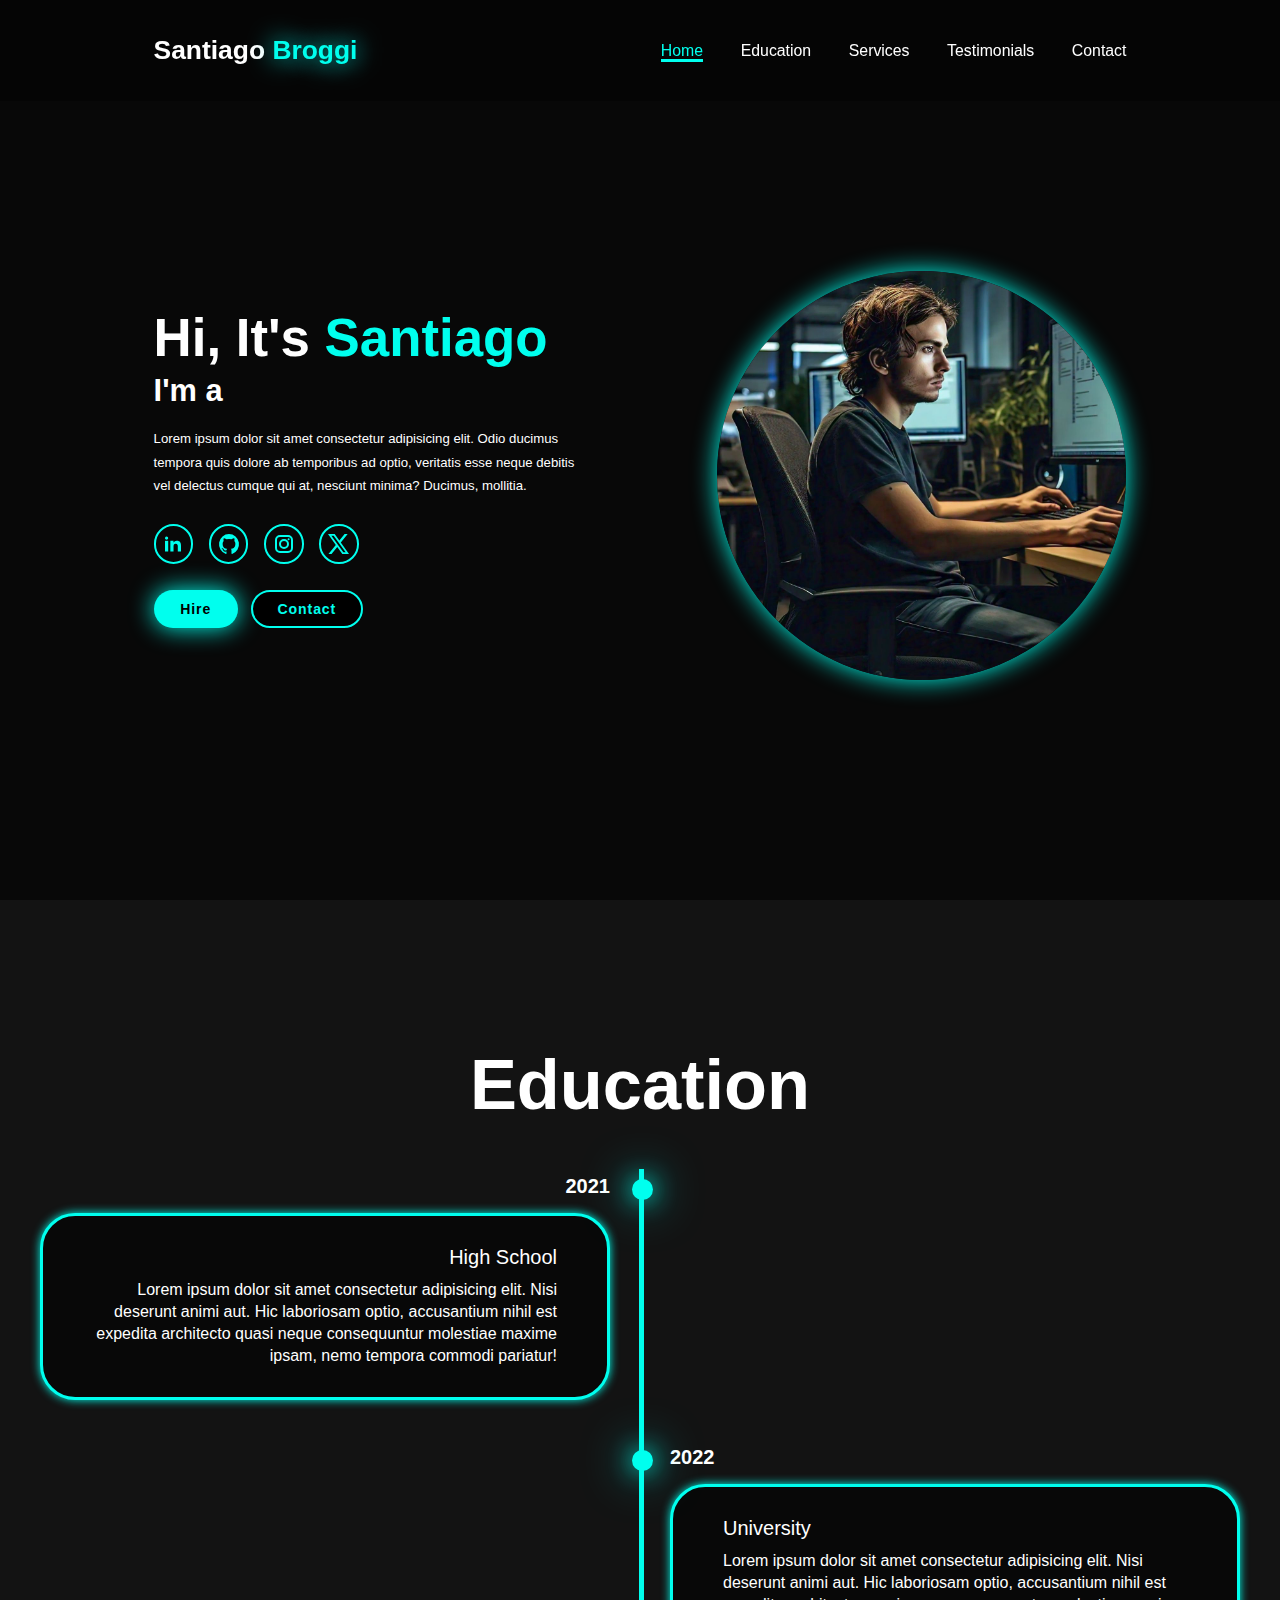
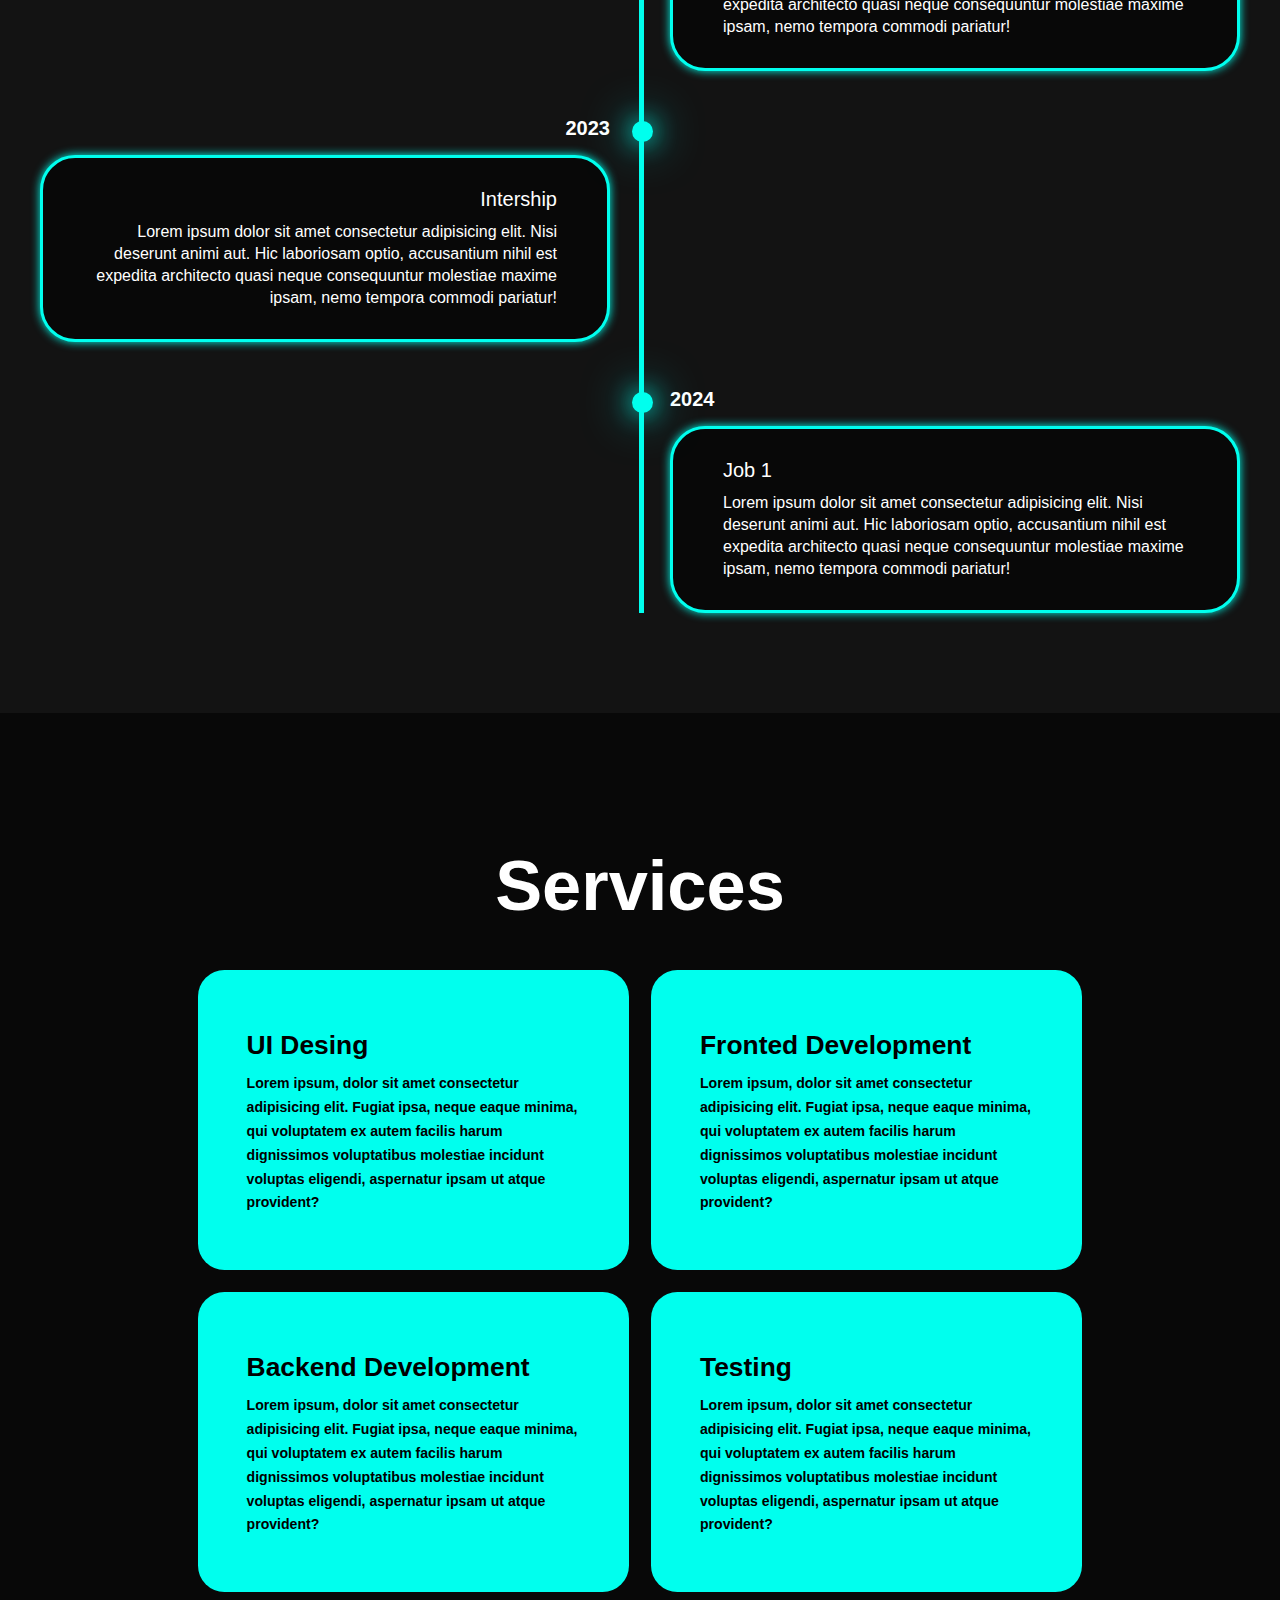
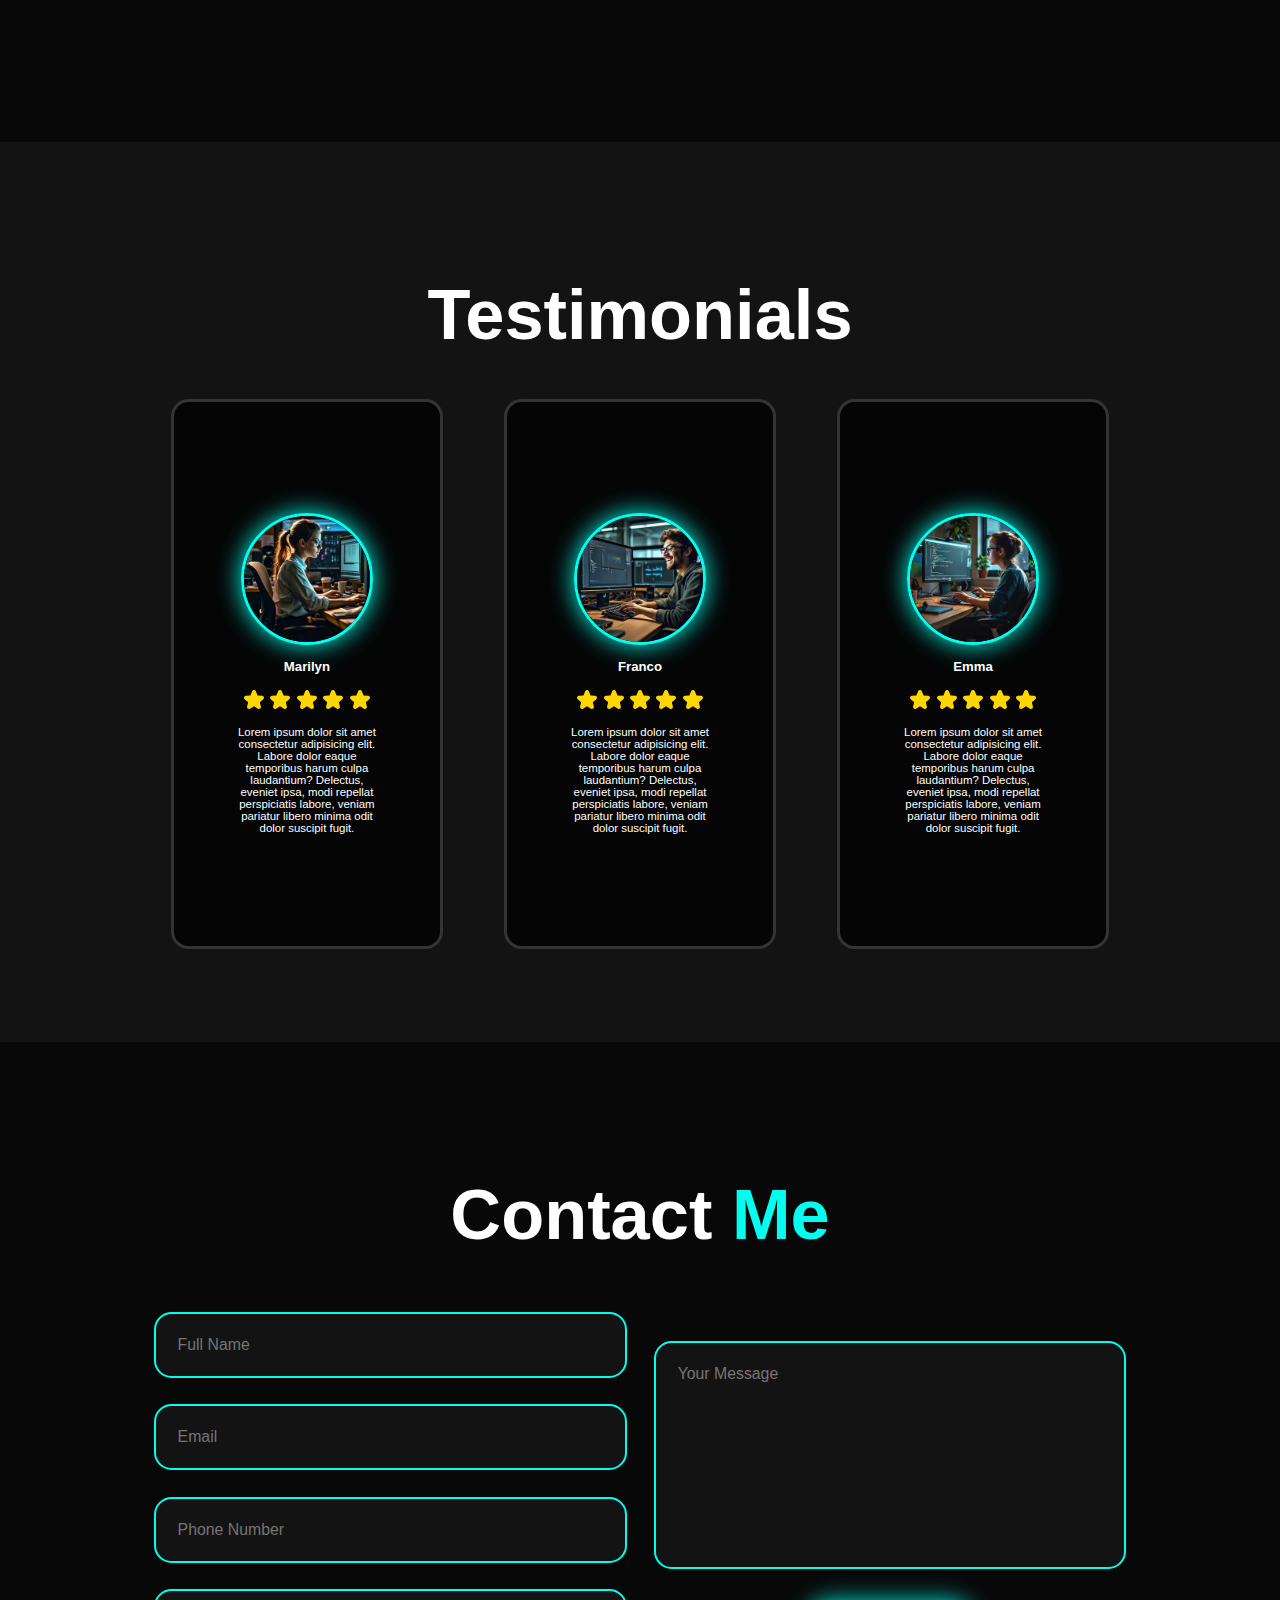
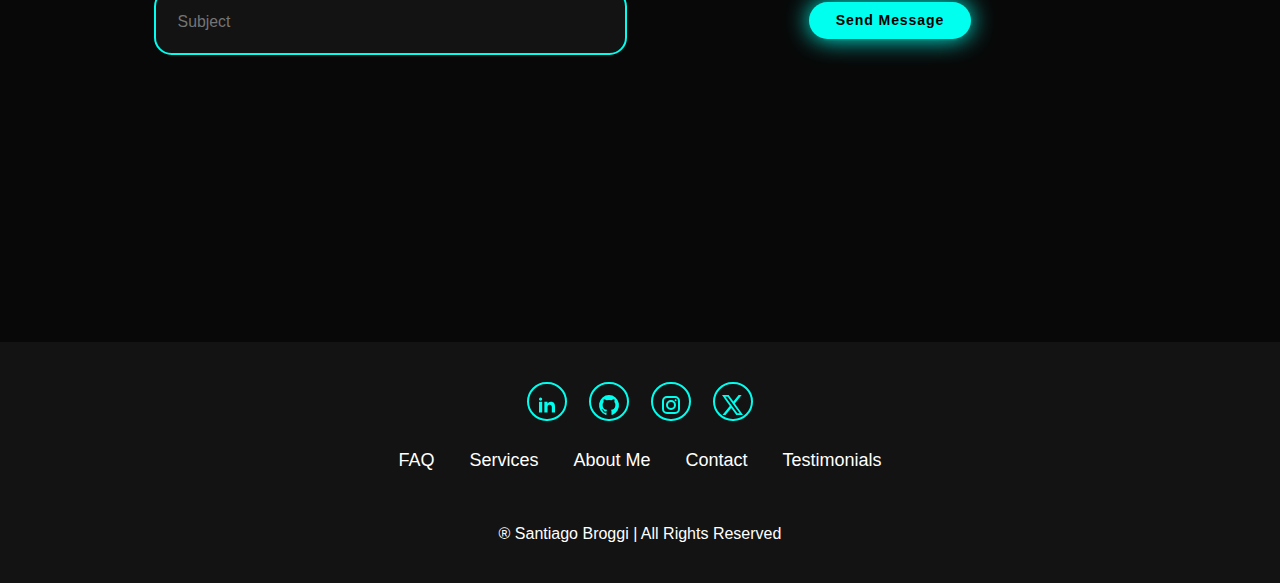
<file: Complete Responsive Personal Portfolio Website/Complete Responsive Personal Portfolio Website/index.html>
<!DOCTYPE html>
<html lang="en">
<head>
    <meta charset="UTF-8">
    <meta name="viewport" content="width=device-width, initial-scale=1.0">
    <title>Portfolio</title>
    <link rel="stylesheet" href="style.css">
    <link href='https://unpkg.com/boxicons@2.1.4/css/boxicons.min.css' rel='stylesheet'>
</head>
<body>

    <!-- Header ------------------------------------------------------------------------- -->
    <header class="header">
        <a href="#home" class="logo">Santiago <span>Broggi</span></a>

        <i id="menu-icon" class="bx bx-menu"></i> 

        <nav class="navbar">
            <a href="#home" class="active">Home</a>
            <a href="#education">Education</a>
            <a href="#services">Services</a>
            <a href="#testimonials">Testimonials</a>
            <a href="#contact">Contact</a>
        </nav>
    </header>

    <!-- Sección Inicio ------------------------------------------------------------------------- -->
    <section class="home" id="home">
        <div class="home-content">
            <h1>Hi, It's <span>Santiago</span></h1>
            <h3 class="text-animation">I'm a <span> </span></h3>
            <p>Lorem ipsum dolor sit amet consectetur adipisicing elit. Odio ducimus tempora quis dolore ab temporibus ad optio, veritatis esse neque debitis vel delectus cumque qui at, nesciunt minima? Ducimus, mollitia.</p>
        
            <div class="social-icons">
                <a href="#"> <!-- Linkedin -->
                    <svg class="w-6 h-6 text-gray-800 dark:text-white" aria-hidden="true" xmlns="http://www.w3.org/2000/svg" width="24" height="24" fill="currentColor" viewBox="0 0 24 24">
                        <path fill-rule="evenodd" d="M12.51 8.796v1.697a3.738 3.738 0 0 1 3.288-1.684c3.455 0 4.202 2.16 4.202 4.97V19.5h-3.2v-5.072c0-1.21-.244-2.766-2.128-2.766-1.827 0-2.139 1.317-2.139 2.676V19.5h-3.19V8.796h3.168ZM7.2 6.106a1.61 1.61 0 0 1-.988 1.483 1.595 1.595 0 0 1-1.743-.348A1.607 1.607 0 0 1 5.6 4.5a1.601 1.601 0 0 1 1.6 1.606Z" clip-rule="evenodd"/>
                        <path d="M7.2 8.809H4V19.5h3.2V8.809Z"/>
                    </svg>  
                </a>
                <a href="#"> <!-- Github -->
                    <svg class="w-6 h-6 text-gray-800 dark:text-white" aria-hidden="true" xmlns="http://www.w3.org/2000/svg" width="24" height="24" fill="currentColor" viewBox="0 0 24 24">
                        <path fill-rule="evenodd" d="M12.006 2a9.847 9.847 0 0 0-6.484 2.44 10.32 10.32 0 0 0-3.393 6.17 10.48 10.48 0 0 0 1.317 6.955 10.045 10.045 0 0 0 5.4 4.418c.504.095.683-.223.683-.494 0-.245-.01-1.052-.014-1.908-2.78.62-3.366-1.21-3.366-1.21a2.711 2.711 0 0 0-1.11-1.5c-.907-.637.07-.621.07-.621.317.044.62.163.885.346.266.183.487.426.647.71.135.253.318.476.538.655a2.079 2.079 0 0 0 2.37.196c.045-.52.27-1.006.635-1.37-2.219-.259-4.554-1.138-4.554-5.07a4.022 4.022 0 0 1 1.031-2.75 3.77 3.77 0 0 1 .096-2.713s.839-.275 2.749 1.05a9.26 9.26 0 0 1 5.004 0c1.906-1.325 2.74-1.05 2.74-1.05.37.858.406 1.828.101 2.713a4.017 4.017 0 0 1 1.029 2.75c0 3.939-2.339 4.805-4.564 5.058a2.471 2.471 0 0 1 .679 1.897c0 1.372-.012 2.477-.012 2.814 0 .272.18.592.687.492a10.05 10.05 0 0 0 5.388-4.421 10.473 10.473 0 0 0 1.313-6.948 10.32 10.32 0 0 0-3.39-6.165A9.847 9.847 0 0 0 12.007 2Z" clip-rule="evenodd"/>
                    </svg>  
                </a>
                <a href="#"> <!-- Instagram -->
                    <svg class="w-6 h-6 text-gray-800 dark:text-white" aria-hidden="true" xmlns="http://www.w3.org/2000/svg" width="24" height="24" fill="none" viewBox="0 0 24 24">
                        <path fill="currentColor" fill-rule="evenodd" d="M3 8a5 5 0 0 1 5-5h8a5 5 0 0 1 5 5v8a5 5 0 0 1-5 5H8a5 5 0 0 1-5-5V8Zm5-3a3 3 0 0 0-3 3v8a3 3 0 0 0 3 3h8a3 3 0 0 0 3-3V8a3 3 0 0 0-3-3H8Zm7.597 2.214a1 1 0 0 1 1-1h.01a1 1 0 1 1 0 2h-.01a1 1 0 0 1-1-1ZM12 9a3 3 0 1 0 0 6 3 3 0 0 0 0-6Zm-5 3a5 5 0 1 1 10 0 5 5 0 0 1-10 0Z" clip-rule="evenodd"/>
                    </svg>
                </a>
                <a href="#"> <!-- X -->
                    <svg class="w-6 h-6 text-gray-800 dark:text-white" aria-hidden="true" xmlns="http://www.w3.org/2000/svg" width="24" height="24" fill="currentColor" viewBox="0 0 24 24">
                        <path d="M13.795 10.533 20.68 2h-3.073l-5.255 6.517L7.69 2H1l7.806 10.91L1.47 22h3.074l5.705-7.07L15.31 22H22l-8.205-11.467Zm-2.38 2.95L9.97 11.464 4.36 3.627h2.31l4.528 6.317 1.443 2.02 6.018 8.409h-2.31l-4.934-6.89Z"/>
                    </svg>  
                </a>                                
            </div>

            <div class="btn-group">
                <a href="" class="btn">Hire</a>
                <a href="#contact" class="btn">Contact</a>
            </div>
        </div>
            <div class="home-img">
                <img src="image/chico programador.jpg" alt="">
            </div>
    </section>

    <!-- Sección Educación ------------------------------------------------------------------------- -->
    <section class="education" id="education">
        <h2 class="heading">Education</h2>
        <div class="timeline-items">
            <!-- High School -------------------------------------------- -->
            <div class="timeline-item">
                <div class="timeline-dot"></div>
                <div class="timeline-date">2021</div>
                <div class="timeline-content">
                    <h3>High School</h3>
                    <p>Lorem ipsum dolor sit amet consectetur adipisicing elit. Nisi deserunt animi aut. Hic laboriosam optio, accusantium nihil est expedita architecto quasi neque consequuntur molestiae maxime ipsam, nemo tempora commodi pariatur!</p>
                </div>
            </div>
            <!-- University -------------------------------------------- -->
            <div class="timeline-item">
                <div class="timeline-dot"></div>
                <div class="timeline-date">2022</div>
                <div class="timeline-content">
                    <h3>University</h3>
                    <p>Lorem ipsum dolor sit amet consectetur adipisicing elit. Nisi deserunt animi aut. Hic laboriosam optio, accusantium nihil est expedita architecto quasi neque consequuntur molestiae maxime ipsam, nemo tempora commodi pariatur!</p>
                </div> 
            </div>
            <!-- Intership -------------------------------------------- -->
            <div class="timeline-item">
                <div class="timeline-dot"></div>
                <div class="timeline-date">2023</div>
                <div class="timeline-content">
                    <h3>Intership</h3>
                    <p>Lorem ipsum dolor sit amet consectetur adipisicing elit. Nisi deserunt animi aut. Hic laboriosam optio, accusantium nihil est expedita architecto quasi neque consequuntur molestiae maxime ipsam, nemo tempora commodi pariatur!</p>
                </div>   
            </div>
            <!-- Job 1 -------------------------------------------- -->
            <div class="timeline-item">
                <div class="timeline-dot"></div>
                <div class="timeline-date">2024</div>
                <div class="timeline-content">
                    <h3>Job 1</h3>
                    <p>Lorem ipsum dolor sit amet consectetur adipisicing elit. Nisi deserunt animi aut. Hic laboriosam optio, accusantium nihil est expedita architecto quasi neque consequuntur molestiae maxime ipsam, nemo tempora commodi pariatur!</p>
                </div>   
            </div>

        </div>
    </section>

    <!-- Sección Servicios ------------------------------------------------------------------------- -->
    <section class="services" id="services">
        <h2 class="heading">Services</h2>

        <div class="services-container">
            <!-- Diseño UI ----------------------------------------------- -->
            <div class="service-box">
                <div class="service-info">
                    <h4>UI Desing</h4>
                    <p>Lorem ipsum, dolor sit amet consectetur adipisicing elit. Fugiat ipsa, neque eaque minima, qui voluptatem ex autem facilis harum dignissimos voluptatibus molestiae incidunt voluptas eligendi, aspernatur ipsam ut atque provident?</p>
                </div>
            </div>
            <!-- Fronted Development ----------------------------------------------- -->
            <div class="service-box">
                <div class="service-info">
                    <h4>Fronted Development</h4>
                    <p>Lorem ipsum, dolor sit amet consectetur adipisicing elit. Fugiat ipsa, neque eaque minima, qui voluptatem ex autem facilis harum dignissimos voluptatibus molestiae incidunt voluptas eligendi, aspernatur ipsam ut atque provident?</p>
                </div>
            </div>
            <!-- Backend Development ----------------------------------------------- -->
            <div class="service-box">
                <div class="service-info">
                    <h4>Backend Development</h4>
                    <p>Lorem ipsum, dolor sit amet consectetur adipisicing elit. Fugiat ipsa, neque eaque minima, qui voluptatem ex autem facilis harum dignissimos voluptatibus molestiae incidunt voluptas eligendi, aspernatur ipsam ut atque provident?</p>
                </div>
            </div>
            <!-- Testing ----------------------------------------------------------- -->
            <div class="service-box">
                <div class="service-info">
                    <h4>Testing</h4>
                    <p>Lorem ipsum, dolor sit amet consectetur adipisicing elit. Fugiat ipsa, neque eaque minima, qui voluptatem ex autem facilis harum dignissimos voluptatibus molestiae incidunt voluptas eligendi, aspernatur ipsam ut atque provident?</p>
                </div>
            </div>
        </div>
    </section>

    <!-- Sección Testimonios ------------------------------------------------------------------------- -->
     <section class="testimonials" id="testimonials">
        <div class="testimonials-box">
            <h2 class="heading">Testimonials</h2>

            <div class="wrapper">
                <!-- Testimonio 1 ********************************************** -->
                <div class="testimonial-item">
                    <img src="image/chica programadora.jpg" alt="">
                    <h2>Marilyn</h2>
                    <div class="rating">
                        <svg class="star" aria-hidden="true" xmlns="http://www.w3.org/2000/svg" width="24" height="24" fill="currentColor" viewBox="0 0 24 24">
                            <path d="M13.849 4.22c-.684-1.626-3.014-1.626-3.698 0L8.397 8.387l-4.552.361c-1.775.14-2.495 2.331-1.142 3.477l3.468 2.937-1.06 4.392c-.413 1.713 1.472 3.067 2.992 2.149L12 19.35l3.897 2.354c1.52.918 3.405-.436 2.992-2.15l-1.06-4.39 3.468-2.938c1.353-1.146.633-3.336-1.142-3.477l-4.552-.36-1.754-4.17Z"/>
                        </svg>
                        <svg class="star" aria-hidden="true" xmlns="http://www.w3.org/2000/svg" width="24" height="24" fill="currentColor" viewBox="0 0 24 24">
                            <path d="M13.849 4.22c-.684-1.626-3.014-1.626-3.698 0L8.397 8.387l-4.552.361c-1.775.14-2.495 2.331-1.142 3.477l3.468 2.937-1.06 4.392c-.413 1.713 1.472 3.067 2.992 2.149L12 19.35l3.897 2.354c1.52.918 3.405-.436 2.992-2.15l-1.06-4.39 3.468-2.938c1.353-1.146.633-3.336-1.142-3.477l-4.552-.36-1.754-4.17Z"/>
                        </svg>
                        <svg class="star" aria-hidden="true" xmlns="http://www.w3.org/2000/svg" width="24" height="24" fill="currentColor" viewBox="0 0 24 24">
                            <path d="M13.849 4.22c-.684-1.626-3.014-1.626-3.698 0L8.397 8.387l-4.552.361c-1.775.14-2.495 2.331-1.142 3.477l3.468 2.937-1.06 4.392c-.413 1.713 1.472 3.067 2.992 2.149L12 19.35l3.897 2.354c1.52.918 3.405-.436 2.992-2.15l-1.06-4.39 3.468-2.938c1.353-1.146.633-3.336-1.142-3.477l-4.552-.36-1.754-4.17Z"/>
                        </svg>
                        <svg class="star" aria-hidden="true" xmlns="http://www.w3.org/2000/svg" width="24" height="24" fill="currentColor" viewBox="0 0 24 24">
                            <path d="M13.849 4.22c-.684-1.626-3.014-1.626-3.698 0L8.397 8.387l-4.552.361c-1.775.14-2.495 2.331-1.142 3.477l3.468 2.937-1.06 4.392c-.413 1.713 1.472 3.067 2.992 2.149L12 19.35l3.897 2.354c1.52.918 3.405-.436 2.992-2.15l-1.06-4.39 3.468-2.938c1.353-1.146.633-3.336-1.142-3.477l-4.552-.36-1.754-4.17Z"/>
                        </svg>
                        <svg class="star" aria-hidden="true" xmlns="http://www.w3.org/2000/svg" width="24" height="24" fill="currentColor" viewBox="0 0 24 24">
                            <path d="M13.849 4.22c-.684-1.626-3.014-1.626-3.698 0L8.397 8.387l-4.552.361c-1.775.14-2.495 2.331-1.142 3.477l3.468 2.937-1.06 4.392c-.413 1.713 1.472 3.067 2.992 2.149L12 19.35l3.897 2.354c1.52.918 3.405-.436 2.992-2.15l-1.06-4.39 3.468-2.938c1.353-1.146.633-3.336-1.142-3.477l-4.552-.36-1.754-4.17Z"/>
                        </svg>
                    </div>
                    <p>Lorem ipsum dolor sit amet consectetur adipisicing elit. Labore dolor eaque temporibus harum culpa laudantium? Delectus, eveniet ipsa, modi repellat perspiciatis labore, veniam pariatur libero minima odit dolor suscipit fugit.</p>
                </div>
                <!-- Testimonio 2 ********************************************** -->
                <div class="testimonial-item">
                    <img src="image/chico programador 2.jpg" alt="">
                    <h2>Franco</h2>
                    <div class="rating">
                        <svg class="star" aria-hidden="true" xmlns="http://www.w3.org/2000/svg" width="24" height="24" fill="currentColor" viewBox="0 0 24 24">
                            <path d="M13.849 4.22c-.684-1.626-3.014-1.626-3.698 0L8.397 8.387l-4.552.361c-1.775.14-2.495 2.331-1.142 3.477l3.468 2.937-1.06 4.392c-.413 1.713 1.472 3.067 2.992 2.149L12 19.35l3.897 2.354c1.52.918 3.405-.436 2.992-2.15l-1.06-4.39 3.468-2.938c1.353-1.146.633-3.336-1.142-3.477l-4.552-.36-1.754-4.17Z"/>
                        </svg>
                        <svg class="star" aria-hidden="true" xmlns="http://www.w3.org/2000/svg" width="24" height="24" fill="currentColor" viewBox="0 0 24 24">
                            <path d="M13.849 4.22c-.684-1.626-3.014-1.626-3.698 0L8.397 8.387l-4.552.361c-1.775.14-2.495 2.331-1.142 3.477l3.468 2.937-1.06 4.392c-.413 1.713 1.472 3.067 2.992 2.149L12 19.35l3.897 2.354c1.52.918 3.405-.436 2.992-2.15l-1.06-4.39 3.468-2.938c1.353-1.146.633-3.336-1.142-3.477l-4.552-.36-1.754-4.17Z"/>
                        </svg>
                        <svg class="star" aria-hidden="true" xmlns="http://www.w3.org/2000/svg" width="24" height="24" fill="currentColor" viewBox="0 0 24 24">
                            <path d="M13.849 4.22c-.684-1.626-3.014-1.626-3.698 0L8.397 8.387l-4.552.361c-1.775.14-2.495 2.331-1.142 3.477l3.468 2.937-1.06 4.392c-.413 1.713 1.472 3.067 2.992 2.149L12 19.35l3.897 2.354c1.52.918 3.405-.436 2.992-2.15l-1.06-4.39 3.468-2.938c1.353-1.146.633-3.336-1.142-3.477l-4.552-.36-1.754-4.17Z"/>
                        </svg>
                        <svg class="star" aria-hidden="true" xmlns="http://www.w3.org/2000/svg" width="24" height="24" fill="currentColor" viewBox="0 0 24 24">
                            <path d="M13.849 4.22c-.684-1.626-3.014-1.626-3.698 0L8.397 8.387l-4.552.361c-1.775.14-2.495 2.331-1.142 3.477l3.468 2.937-1.06 4.392c-.413 1.713 1.472 3.067 2.992 2.149L12 19.35l3.897 2.354c1.52.918 3.405-.436 2.992-2.15l-1.06-4.39 3.468-2.938c1.353-1.146.633-3.336-1.142-3.477l-4.552-.36-1.754-4.17Z"/>
                        </svg>
                        <svg class="star" aria-hidden="true" xmlns="http://www.w3.org/2000/svg" width="24" height="24" fill="currentColor" viewBox="0 0 24 24">
                            <path d="M13.849 4.22c-.684-1.626-3.014-1.626-3.698 0L8.397 8.387l-4.552.361c-1.775.14-2.495 2.331-1.142 3.477l3.468 2.937-1.06 4.392c-.413 1.713 1.472 3.067 2.992 2.149L12 19.35l3.897 2.354c1.52.918 3.405-.436 2.992-2.15l-1.06-4.39 3.468-2.938c1.353-1.146.633-3.336-1.142-3.477l-4.552-.36-1.754-4.17Z"/>
                        </svg>
                    </div>
                    <p>Lorem ipsum dolor sit amet consectetur adipisicing elit. Labore dolor eaque temporibus harum culpa laudantium? Delectus, eveniet ipsa, modi repellat perspiciatis labore, veniam pariatur libero minima odit dolor suscipit fugit.</p>
                </div>
                <!-- Testimonio 3 ********************************************** -->
                <div class="testimonial-item">
                    <img src="image/chica programadora 2.jpg" alt="">
                    <h2>Emma</h2>
                    <div class="rating">
                        <svg class="star" aria-hidden="true" xmlns="http://www.w3.org/2000/svg" width="24" height="24" fill="currentColor" viewBox="0 0 24 24">
                            <path d="M13.849 4.22c-.684-1.626-3.014-1.626-3.698 0L8.397 8.387l-4.552.361c-1.775.14-2.495 2.331-1.142 3.477l3.468 2.937-1.06 4.392c-.413 1.713 1.472 3.067 2.992 2.149L12 19.35l3.897 2.354c1.52.918 3.405-.436 2.992-2.15l-1.06-4.39 3.468-2.938c1.353-1.146.633-3.336-1.142-3.477l-4.552-.36-1.754-4.17Z"/>
                        </svg>
                        <svg class="star" aria-hidden="true" xmlns="http://www.w3.org/2000/svg" width="24" height="24" fill="currentColor" viewBox="0 0 24 24">
                            <path d="M13.849 4.22c-.684-1.626-3.014-1.626-3.698 0L8.397 8.387l-4.552.361c-1.775.14-2.495 2.331-1.142 3.477l3.468 2.937-1.06 4.392c-.413 1.713 1.472 3.067 2.992 2.149L12 19.35l3.897 2.354c1.52.918 3.405-.436 2.992-2.15l-1.06-4.39 3.468-2.938c1.353-1.146.633-3.336-1.142-3.477l-4.552-.36-1.754-4.17Z"/>
                        </svg>
                        <svg class="star" aria-hidden="true" xmlns="http://www.w3.org/2000/svg" width="24" height="24" fill="currentColor" viewBox="0 0 24 24">
                            <path d="M13.849 4.22c-.684-1.626-3.014-1.626-3.698 0L8.397 8.387l-4.552.361c-1.775.14-2.495 2.331-1.142 3.477l3.468 2.937-1.06 4.392c-.413 1.713 1.472 3.067 2.992 2.149L12 19.35l3.897 2.354c1.52.918 3.405-.436 2.992-2.15l-1.06-4.39 3.468-2.938c1.353-1.146.633-3.336-1.142-3.477l-4.552-.36-1.754-4.17Z"/>
                        </svg>
                        <svg class="star" aria-hidden="true" xmlns="http://www.w3.org/2000/svg" width="24" height="24" fill="currentColor" viewBox="0 0 24 24">
                            <path d="M13.849 4.22c-.684-1.626-3.014-1.626-3.698 0L8.397 8.387l-4.552.361c-1.775.14-2.495 2.331-1.142 3.477l3.468 2.937-1.06 4.392c-.413 1.713 1.472 3.067 2.992 2.149L12 19.35l3.897 2.354c1.52.918 3.405-.436 2.992-2.15l-1.06-4.39 3.468-2.938c1.353-1.146.633-3.336-1.142-3.477l-4.552-.36-1.754-4.17Z"/>
                        </svg>
                        <svg class="star" aria-hidden="true" xmlns="http://www.w3.org/2000/svg" width="24" height="24" fill="currentColor" viewBox="0 0 24 24">
                            <path d="M13.849 4.22c-.684-1.626-3.014-1.626-3.698 0L8.397 8.387l-4.552.361c-1.775.14-2.495 2.331-1.142 3.477l3.468 2.937-1.06 4.392c-.413 1.713 1.472 3.067 2.992 2.149L12 19.35l3.897 2.354c1.52.918 3.405-.436 2.992-2.15l-1.06-4.39 3.468-2.938c1.353-1.146.633-3.336-1.142-3.477l-4.552-.36-1.754-4.17Z"/>
                        </svg>
                    </div>
                    <p>Lorem ipsum dolor sit amet consectetur adipisicing elit. Labore dolor eaque temporibus harum culpa laudantium? Delectus, eveniet ipsa, modi repellat perspiciatis labore, veniam pariatur libero minima odit dolor suscipit fugit.</p>
                </div>
            </div>
        </div>

     </section>

    <!-- Sección Contacto ------------------------------------------------------------------------- -->
    <section class="contact" id="contact">
        <h2 class="heading"> Contact <span> Me </span> </h2>
        <form action="">
            <div class="input-group">
                <div class="input-box">
                    <input type="text" placeholder="Full Name">
                    <input type="email" placeholder="Email">
                </div>
                <div class="input-box">
                    <input type="number" placeholder="Phone Number">
                    <input type="email" placeholder="Subject">
                </div>
            </div>
            <div class="input-group-2">
                <textarea name="" id="" cols="30" rows="10" placeholder="Your Message"></textarea>
                <input type="submit" value="Send Message" class="btn">
            </div>
        </form>
    </section>

    <!-- Pie de Página (Footer) ------------------------------------------------------------------------- -->
     <footer class="footer">
        <div class="social">
            <a href="#"> <!-- Linkedin -->
                <svg class="w-6 h-6 text-gray-800 dark:text-white" aria-hidden="true" xmlns="http://www.w3.org/2000/svg" width="24" height="24" fill="currentColor" viewBox="0 0 24 24">
                    <path fill-rule="evenodd" d="M12.51 8.796v1.697a3.738 3.738 0 0 1 3.288-1.684c3.455 0 4.202 2.16 4.202 4.97V19.5h-3.2v-5.072c0-1.21-.244-2.766-2.128-2.766-1.827 0-2.139 1.317-2.139 2.676V19.5h-3.19V8.796h3.168ZM7.2 6.106a1.61 1.61 0 0 1-.988 1.483 1.595 1.595 0 0 1-1.743-.348A1.607 1.607 0 0 1 5.6 4.5a1.601 1.601 0 0 1 1.6 1.606Z" clip-rule="evenodd"/>
                    <path d="M7.2 8.809H4V19.5h3.2V8.809Z"/>
                </svg>  
            </a>
            <a href="#"> <!-- Instagram -->
                <svg class="w-6 h-6 text-gray-800 dark:text-white" aria-hidden="true" xmlns="http://www.w3.org/2000/svg" width="24" height="24" fill="currentColor" viewBox="0 0 24 24">
                    <path fill-rule="evenodd" d="M12.006 2a9.847 9.847 0 0 0-6.484 2.44 10.32 10.32 0 0 0-3.393 6.17 10.48 10.48 0 0 0 1.317 6.955 10.045 10.045 0 0 0 5.4 4.418c.504.095.683-.223.683-.494 0-.245-.01-1.052-.014-1.908-2.78.62-3.366-1.21-3.366-1.21a2.711 2.711 0 0 0-1.11-1.5c-.907-.637.07-.621.07-.621.317.044.62.163.885.346.266.183.487.426.647.71.135.253.318.476.538.655a2.079 2.079 0 0 0 2.37.196c.045-.52.27-1.006.635-1.37-2.219-.259-4.554-1.138-4.554-5.07a4.022 4.022 0 0 1 1.031-2.75 3.77 3.77 0 0 1 .096-2.713s.839-.275 2.749 1.05a9.26 9.26 0 0 1 5.004 0c1.906-1.325 2.74-1.05 2.74-1.05.37.858.406 1.828.101 2.713a4.017 4.017 0 0 1 1.029 2.75c0 3.939-2.339 4.805-4.564 5.058a2.471 2.471 0 0 1 .679 1.897c0 1.372-.012 2.477-.012 2.814 0 .272.18.592.687.492a10.05 10.05 0 0 0 5.388-4.421 10.473 10.473 0 0 0 1.313-6.948 10.32 10.32 0 0 0-3.39-6.165A9.847 9.847 0 0 0 12.007 2Z" clip-rule="evenodd"/>
                </svg>  
            </a>
            <a href="#"> <!-- Github -->
                <svg class="w-6 h-6 text-gray-800 dark:text-white" aria-hidden="true" xmlns="http://www.w3.org/2000/svg" width="24" height="24" fill="none" viewBox="0 0 24 24">
                    <path fill="currentColor" fill-rule="evenodd" d="M3 8a5 5 0 0 1 5-5h8a5 5 0 0 1 5 5v8a5 5 0 0 1-5 5H8a5 5 0 0 1-5-5V8Zm5-3a3 3 0 0 0-3 3v8a3 3 0 0 0 3 3h8a3 3 0 0 0 3-3V8a3 3 0 0 0-3-3H8Zm7.597 2.214a1 1 0 0 1 1-1h.01a1 1 0 1 1 0 2h-.01a1 1 0 0 1-1-1ZM12 9a3 3 0 1 0 0 6 3 3 0 0 0 0-6Zm-5 3a5 5 0 1 1 10 0 5 5 0 0 1-10 0Z" clip-rule="evenodd"/>
                </svg>
            </a>
            <a href="#"> <!-- X -->
                <svg class="w-6 h-6 text-gray-800 dark:text-white" aria-hidden="true" xmlns="http://www.w3.org/2000/svg" width="24" height="24" fill="currentColor" viewBox="0 0 24 24">
                    <path d="M13.795 10.533 20.68 2h-3.073l-5.255 6.517L7.69 2H1l7.806 10.91L1.47 22h3.074l5.705-7.07L15.31 22H22l-8.205-11.467Zm-2.38 2.95L9.97 11.464 4.36 3.627h2.31l4.528 6.317 1.443 2.02 6.018 8.409h-2.31l-4.934-6.89Z"/>
                </svg>  
            </a>                       
        </div>

        <ul class="list">
            <li>
                <a href="#">FAQ</a>
            </li>
            <li>
                <a href="#">Services</a>
            </li>
            <li>
                <a href="#">About Me</a>
            </li>
            <li>
                <a href="#">Contact</a>
            </li>
            <li>
                <a href="#">Testimonials</a>
            </li>
        </ul>

        <p class="copyright">
            ® Santiago Broggi | All Rights Reserved
        </p>

     </footer>

    <script src="app.js"></script>
</body>
</html>
</file>
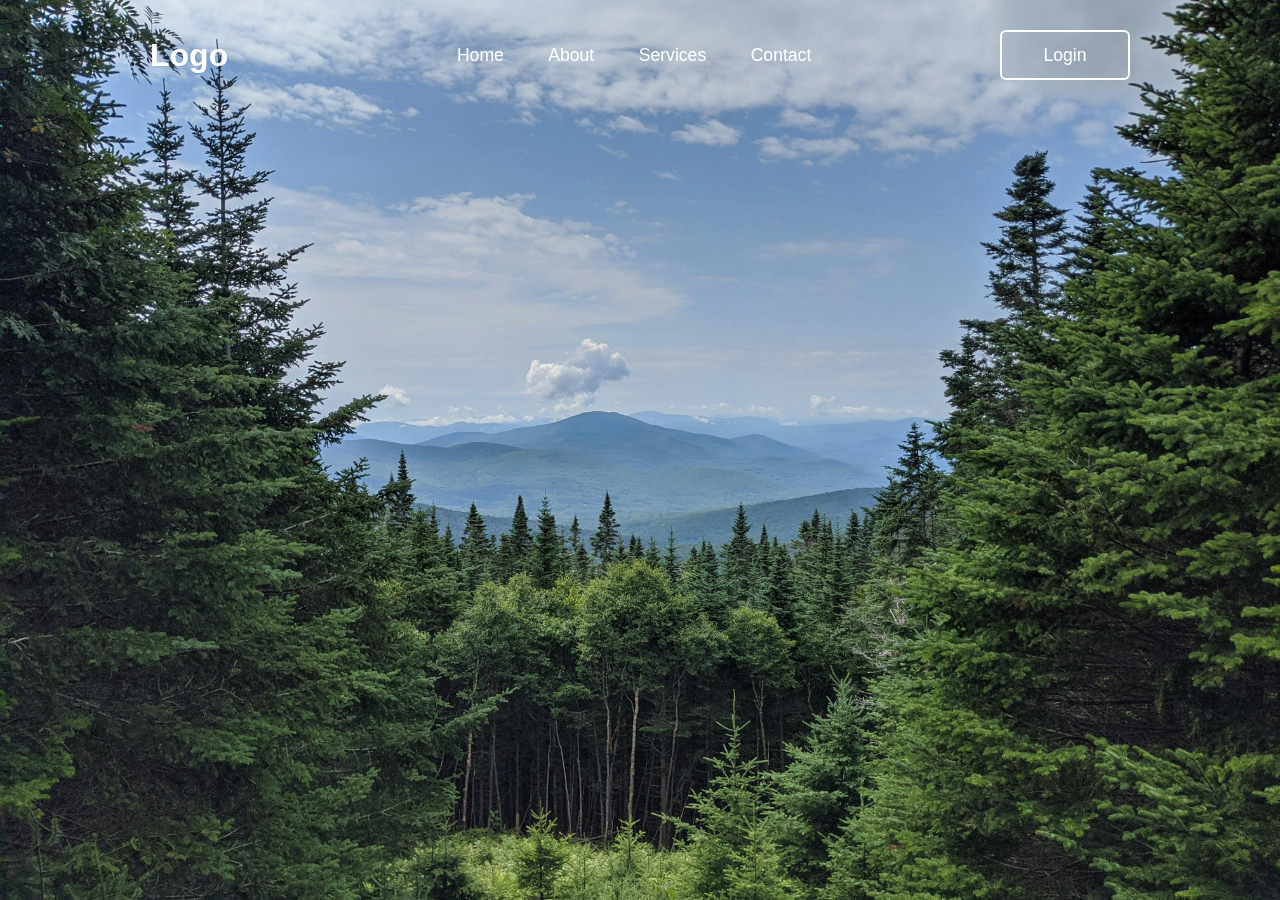
<file: Website With Animated Login and Register Form (No Responsive)/Website With Animated Login and Register Form (No Responsive)/index.html>
<!DOCTYPE html>
<html lang="en">
<head>
    <meta charset="UTF-8">
    <meta name="viewport" content="width=device-width, initial-scale=1.0">
    <title>Login&RegisterForm</title>
    <link rel="stylesheet" href="style.css">
</head>

<body>
    <!-- Header ------------------------------------------------------------------- -->
    <header>
        <h2 class="logo">Logo</h2>
        <nav class="navigation">
            <a href="#">Home</a>
            <a href="#">About</a>
            <a href="#">Services</a>
            <a href="#">Contact</a>
        </nav>
        <button class="btnLogin-popup">Login</button>
    </header>

    <!-- Registro ------------------------------------------------------------------- -->    
    <div class="wrapper">

        <!-- 3. Icono para Cerrar ------------------------------------------------------------------- -->    
        <span class="icon-close">
            <svg class="w-6 h-6 text-gray-800 dark:text-white" aria-hidden="true" xmlns="http://www.w3.org/2000/svg" width="24" height="24" fill="none" viewBox="0 0 24 24">
                <path stroke="currentColor" stroke-linecap="round" stroke-linejoin="round" stroke-width="2" d="M6 18 17.94 6M18 18 6.06 6"/>
            </svg> 
        </span>

        <!-- 1. Sección Login ------------------------------------------------------------------- -->    
        <div class="form-box login">

            <h2>Login</h2>

            <!-- Input Email ------------------------------------------------------------------- -->    
            <div class="input-box">
                <span class="icon">
                    <svg class="w-6 h-6 text-gray-800 dark:text-white" aria-hidden="true" xmlns="http://www.w3.org/2000/svg" width="24" height="24" fill="currentColor" viewBox="0 0 24 24">
                        <path d="M2.038 5.61A2.01 2.01 0 0 0 2 6v12a2 2 0 0 0 2 2h16a2 2 0 0 0 2-2V6c0-.12-.01-.238-.03-.352l-.866.65-7.89 6.032a2 2 0 0 1-2.429 0L2.884 6.288l-.846-.677Z"/>
                        <path d="M20.677 4.117A1.996 1.996 0 0 0 20 4H4c-.225 0-.44.037-.642.105l.758.607L12 10.742 19.9 4.7l.777-.583Z"/>
                    </svg>
                </span>
                <input type="email" required>
                <label for="Email">Email</label>
            </div>

            <!-- Input Contraseña ------------------------------------------------------------------- -->    
            <div class="input-box">
                <span class="icon">
                    <svg class="w-6 h-6 text-gray-800 dark:text-white" aria-hidden="true" xmlns="http://www.w3.org/2000/svg" width="24" height="24" fill="currentColor" viewBox="0 0 24 24">
                        <path fill-rule="evenodd" d="M8 10V7a4 4 0 1 1 8 0v3h1a2 2 0 0 1 2 2v7a2 2 0 0 1-2 2H7a2 2 0 0 1-2-2v-7a2 2 0 0 1 2-2h1Zm2-3a2 2 0 1 1 4 0v3h-4V7Zm2 6a1 1 0 0 1 1 1v3a1 1 0 1 1-2 0v-3a1 1 0 0 1 1-1Z" clip-rule="evenodd"/>
                    </svg>                      
                </span>
                <input type="password" required>
                <label for="">Password</label>
            </div>

            <!-- Sección 'Remember Me' ------------------------------------------------------------------- -->    
            <div class="remember-forgot">
                <label><input type="checkbox">Remember Me</label>
                <a href="#">Forgor Password?</a>
            </div>

            <!-- Sección 'botón Login' ------------------------------------------------------------------- -->    
            <button type="submit" class="btn">Login</button>

            <!-- Sección 'registrar' ------------------------------------------------------------------- -->    
            <div class="login-register">
                <p>
                    Don't have an account? 
                    <a href="#" class="register-link">Register</a>
                </p>
            </div>

        </div>

        <!-- 2. Sección Registrarse ------------------------------------------------------------------- -->    
        <div class="form-box register">
            <h2>Register</h2>

            <!-- Input Usuario ------------------------------------------------------------------- -->    
            <div class="input-box">
                <span class="icon">
                    <svg class="w-6 h-6 text-gray-800 dark:text-white" aria-hidden="true" xmlns="http://www.w3.org/2000/svg" width="24" height="24" fill="currentColor" viewBox="0 0 24 24">
                        <path fill-rule="evenodd" d="M12 4a4 4 0 1 0 0 8 4 4 0 0 0 0-8Zm-2 9a4 4 0 0 0-4 4v1a2 2 0 0 0 2 2h8a2 2 0 0 0 2-2v-1a4 4 0 0 0-4-4h-4Z" clip-rule="evenodd"/>
                    </svg>                      
                </span>
                <input type="text" required>
                <label>Username</label>
            </div>

            <!-- Input Email ------------------------------------------------------------------- -->    
            <div class="input-box">
                <span class="icon">
                    <svg class="w-6 h-6 text-gray-800 dark:text-white" aria-hidden="true" xmlns="http://www.w3.org/2000/svg" width="24" height="24" fill="currentColor" viewBox="0 0 24 24">
                        <path d="M2.038 5.61A2.01 2.01 0 0 0 2 6v12a2 2 0 0 0 2 2h16a2 2 0 0 0 2-2V6c0-.12-.01-.238-.03-.352l-.866.65-7.89 6.032a2 2 0 0 1-2.429 0L2.884 6.288l-.846-.677Z"/>
                        <path d="M20.677 4.117A1.996 1.996 0 0 0 20 4H4c-.225 0-.44.037-.642.105l.758.607L12 10.742 19.9 4.7l.777-.583Z"/>
                    </svg>                      
                </span>
                <input type="email" required>
                <label>Email</label>
            </div>

            <!-- Input Contraseña ------------------------------------------------------------------- -->    
            <div class="input-box">
                <span class="icon">
                    <svg class="w-6 h-6 text-gray-800 dark:text-white" aria-hidden="true" xmlns="http://www.w3.org/2000/svg" width="24" height="24" fill="currentColor" viewBox="0 0 24 24">
                        <path fill-rule="evenodd" d="M8 10V7a4 4 0 1 1 8 0v3h1a2 2 0 0 1 2 2v7a2 2 0 0 1-2 2H7a2 2 0 0 1-2-2v-7a2 2 0 0 1 2-2h1Zm2-3a2 2 0 1 1 4 0v3h-4V7Zm2 6a1 1 0 0 1 1 1v3a1 1 0 1 1-2 0v-3a1 1 0 0 1 1-1Z" clip-rule="evenodd"/>
                    </svg>                      
                </span>
                <input type="password" required>
                <label for="">Password</label>
            </div>

            <!-- Input Confirmar Contraseña ------------------------------------------------------------------- -->    
            <div class="input-box">
                <span class="icon">
                    <svg class="w-6 h-6 text-gray-800 dark:text-white" aria-hidden="true" xmlns="http://www.w3.org/2000/svg" width="24" height="24" fill="currentColor" viewBox="0 0 24 24">
                        <path fill-rule="evenodd" d="M8 10V7a4 4 0 1 1 8 0v3h1a2 2 0 0 1 2 2v7a2 2 0 0 1-2 2H7a2 2 0 0 1-2-2v-7a2 2 0 0 1 2-2h1Zm2-3a2 2 0 1 1 4 0v3h-4V7Zm2 6a1 1 0 0 1 1 1v3a1 1 0 1 1-2 0v-3a1 1 0 0 1 1-1Z" clip-rule="evenodd"/>
                    </svg>                      
                </span>
                <input type="password" required>
                <label for="">Confirm Password</label>
            </div>

            <!-- Sección 'I agree the Terms & Conditions' ------------------------------------------------------------------- -->    
            <div class="remember-forgot">
                <label>
                    <input type="checkbox">I agree the <a href="#">Terms & Conditions</a>
                </label>
            </div>

            <!-- Sección Botón 'Register' ------------------------------------------------------------------- -->    
            <button type="submit" class="btn">Register</button>

            <!-- Sección 'Already have an account?' ------------------------------------------------------------------- -->    
            <div class="login-register">
                <p>
                    Already have an account? 
                    <a href="#" class="login-link">Login</a>
                </p>
            </div>
        </div>
    </div>
    
    <script src="app.js"></script>
</body>
</html>
</file>
<file: Complete Responsive Personal Portfolio Website/Complete Responsive Personal Portfolio Website/style.css>
*{
    margin: 0;
    padding: 0;
    box-sizing: border-box;
    text-decoration: none;
    border: none;
    outline: none;
    scroll-behavior: smooth;
    font-family: "Poppins", sans-serif;
}

:root{
    --bg-color: #080808;
    --second-bg-color: #131313;
    --text-color: white;
    --main-color: #00ffee;
}

html{
    font-size: 60%;
    overflow-x: hidden;
}

body{
    background: var(--bg-color);
    color: var(--text-color);
}

/* Header del Portafolio ------------------------------------------------------------ */
.header{
    position: fixed;
    top: 0;
    left: 0;
    width: 100%;
    padding: 4rem 12% 4rem;
    background: rgba(0, 0, 0, 0.3);
    backdrop-filter: blur(10px);
    display: flex;
    justify-content: space-between;
    align-items: center;
    z-index: 5;
}

.logo{
    font-size: 3rem;
    color: var(--text-color);
    font-weight: 800;
    cursor: pointer;
    transition: 0.3 ease;
}

.logo:hover{
    transform: scale(1.1);
}

.logo span{
    text-shadow: 0 0 25px var(--main-color);
}

.navbar a{
    font-size: 1.8rem;
    color: var(--text-color);
    margin-left: 4rem;
    font-weight: 500;
    transition: 0.3s ease;
    border-bottom: 3px solid transparent;
}

.navbar a:hover,
.navbar a.active{
    color: var(--main-color);
    border-bottom: 3px solid var(--main-color);
}

#menu-icon{
    font-size: 3.6rem;
    color: var(--main-color);
    display: none;
}
/* Fin Header del Portafolio --------------------------------------------------------- */

section{
    min-height: 100vh;
    padding: 10rem 12% 10rem;
}

.home{
    display: flex;
    align-items: center;
    justify-content: center;
    gap: 15rem;
}

.home-content{
    display: flex;
    flex-direction: column;
    align-items: baseline;
    text-align: left;
    justify-content: center;
    margin-top: 3rem;
}

span{
    color: var(--main-color);
}

.logo span{
    color: var(--main-color);
}

.home-content h3{
    margin-bottom: 2rem;
    margin-top: 1rem;
    font-size: 3.5rem;
}

.home-content h1{
    font-size: 6rem;
    font-weight: 700;
    margin-top: 1.5rem;
    line-height: 1;
}


.home-img{
    border-radius: 50%;
}

.home-img img{
    position: relative;
    top: 3rem;
    width: 32vw;
    border-radius: 50%;
    box-shadow: 0 0 25px var(--main-color);
    cursor: pointer;
    transition: 0.4s ease-in-out;
}

.home-img img:hover{
    box-shadow: 0 0 25px var(--main-color),
                0 0 50px var(--main-color),
                0 0 100px var(--main-color);
}

.home-content p{
    font-size: 1.5rem;
    font-weight: 500;
    line-height: 1.8;
    max-width: 1000px;
}

.social-icons a{
    display: inline-flex;
    justify-content: center;
    align-items: center;
    width: 4.5rem;
    height: 4.5rem;
    background: transparent;
    border: 2px solid var(--main-color);
    font-size: 2.5rem;
    border-radius: 50%;
    color: var(--main-color);
    margin: 3rem 1.5rem 3rem 0;
    transition: 0.3s ease-in-out;
}

.social-icons a:hover{
    color: var(--text-color);
    transform: scale(1.3)translateY(-5px);
    box-shadow: 0 0 25px var(--main-color);
    background-color: var(--main-color);
}

.btn{
    display: inline-block;
    padding: 1rem 2.8rem;
    background: var(--main-color);
    box-shadow: 0 0 25px var(--main-color);
    border-radius: 4rem;
    font-size: 1.6rem;
    color: black;
    border: 2px solid transparent;
    letter-spacing: 0.1rem;
    font-weight: 600;
    transition: 0.3s ease-in-out;
    cursor: pointer;
}

.btn:hover{
    transform: scale(1.05);
    box-shadow: 0 0 50px var(--main-color);
}

.btn-group{
    display: flex;
    align-items: center;
    gap: 1.5rem;
}

.btn-group a:nth-of-type(2){
    background-color: black;
    color: var(--main-color);
    border: 2px solid var(--main-color);
    box-shadow: 0 0 25px transparent;
}

.btn-group a:nth-of-type(2):hover{
    box-shadow: 0 0 25px var(--main-color);
    background-color: var(--main-color);
    color: black;
}

.text-animation{
    font-size: 34px;
    font-weight: 600;
    min-width: 280px;
}

.text-animation span{
    position: relative;
}

.text-animation span::before{
    content: "Web Developer";
    color: var(--main-color);
    animation: words 20s infinite;
}

.text-animation span::after{
    content: "";
    background-color: var(--bg-color);
    position: absolute;
    width: calc(100% + 8px);
    height: 100%;
    border-left: 3px solid var(--bg-color);
    right: -8px;
    animation: cursor 0.6s infinite, typing 20s steps(14) infinite;
}

/* Esta animación controla el estilo de un cursor que parpadea (o cambia de estilo) al final de un texto, como si fuera el cursor de escritura. */
@keyframes cursor{
    to{
        border-left: 2px solid var(--main-color);
    }
}

/* Esta animación cambia dinámicamente el contenido de texto de un elemento en varios intervalos de tiempo. */
@keyframes words{
    0%,
    20%{
        content: "Fronted Designer";
    }
    21%,
    40%{
        content: "Web Designer";
    }
    41%,
    60%{
        content: "UI / UX Designer";
    }
    61%,
    80%{
        content: "Web Developer";
    }
    81%,
    100%{
        content: "Software Tester";
    }
}

@keyframes typing{
    10%,
    15%,
    30%,
    35%,
    50%,
    55%,
    70%,
    75%,
    90%,
    95%{
        width: 0;
    }
    5%,
    20%,
    25%,
    40%,
    45%,
    60%,
    65%,
    80%,
    85%{
        width: calc(100% + 8px);
    }
}

/* Sección Educación ********************************************** */
.heading{
    font-size: 8rem;
    text-align: center;
    margin: 5rem 0;
}

.education{
    padding: 100px 15px;
    background: var(--second-bg-color);
}

.education h2{
    margin-bottom: 5rem;
}

.timeline-items{
    max-width: 1200px;
    margin: auto;
    display: flex;
    flex-wrap: wrap;
    position: relative;
}

.timeline-items::before{
    content: "";
    position: absolute;
    width: 5px;
    height: 100%;
    background-color: var(--main-color);
    left: calc(50% - 1px);
}

.timeline-item{
    margin-bottom: 40px;
    width: 100%;
    position: relative;
}

.timeline-item:last-child{
    margin-bottom: 0;
}

.timeline-item:nth-child(odd){
    padding-right: calc(50% + 30px);
    text-align: right;
}

.timeline-item:nth-child(even){
    padding-left: calc(50% + 30px);
}

.timeline-dot{
    height: 21px;
    width: 21px;
    background-color: var(--main-color);
    box-shadow: 0 0 25px var(--main-color),
                0 0 50px var(--main-color);
    position: absolute;
    left: calc(50% - 8px);
    border-radius: 50%;
    top: 10px;
}

.timeline-date{
    font-size: 20px;
    font-weight: 800;
    color: white;
    margin: 6px 0 15px;
}

.timeline-content{
    background-color: var(--bg-color);
    border: 3px solid var(--main-color);
    padding: 30px 50px;
    border-radius: 4rem;
    box-shadow: 0 0 10px var(--main-color);
    cursor: pointer;
    transition: 0.3s ease-in-out;
}

.timeline-content:hover{
    transform: scale(1.05);
    box-shadow: 0 0 25px var(--main-color);
}

.timeline-content h3{
    font-size: 20px;
    color: white;
    margin: 0 0 10px;
    font-weight: 500;
}

.timeline-content p{
    color: white;
    font-size: 16px;
    font-weight: 300;
    line-height: 22px;
}

::-webkit-scrollbar{
    width: 15px;
}

::-webkit-scrollbar-thumb{
    background-color: var(--main-color);
}

::-webkit-scrollbar-track{
    background-color: var(--bg-color);
    width: 50px;
}

/* Sección Servicios ********************************************** */
.services{
    background: var(--bg-color);
    color: black;
}

.services h2{
    margin-bottom: 5rem;
    color: white;
}

.services-container{
    display: grid;
    grid-template-columns: repeat(2, 1fr);
    align-items: center;
    gap: 2.5rem;
}

.service-box{
    background-color: var(--main-color);
    height: 300px;
    border-radius: 3rem;
    border: 5px solid transparent;
    cursor: pointer;
    transition: 0.4s ease-in-out; 
}

.service-box:hover{
    background: white;
    color: black;
    border: 5px solid var(--main-color);
    transform: scale(1.03);
}

.service-box .service-info{
    display: flex;
    flex-direction: column;
    text-align: left;
    max-height: 200px;
    justify-content: left;
    align-items: baseline;
    padding: 5rem 5rem;
}

.service-info h4{
    font-size: 3rem;
    font-weight: 800;
    line-height: 2;
}

.service-info p{
    font-size: 1.6rem;
    font-weight: 600;
    max-height: 100px;
    line-height: 1.7;
    margin: auto;
}

/* Sección Testimonios ********************************************** */
.testimonials{
    background-color: var(--second-bg-color);
}

.testimonials-box{
    background-size: cover;
    display: flex;
    align-items: center;
    justify-content: center;
    flex-direction: column;
}

.testimonials .heading{
    margin-bottom: 5rem;
}

.testimonials-box img{
    width: 15rem;
    border-radius: 50%;
    border: 3px solid var(--main-color);
    box-shadow: 0 0 25px var(--main-color);
}

.wrapper{
    display: grid;
    grid-template-columns: repeat(3, 1fr);
    gap: 3rem;
}

.testimonial-item{
    min-height: 550px;
    max-width: 450px;
    background: rgba(0, 0, 0, 0.7);
    border: 3px solid rgba(238, 238, 238, 0.2);
    border-radius: 2rem;
    margin: 0 2rem;
    padding: 30px 60px;
    cursor: pointer;
    display: flex;
    flex-direction: column;
    align-items: center;
    justify-content: center;
    text-align: center;
    gap: 1.5rem;
    color: white;
    transition: 0.4s ease-in-out;
}

.testimonial-item:hover{
    border: 3px solid var(--main-color);
    transform: translateY(-10px) scale(1.03);
    box-shadow: 0 0 50px var(--main-color);
}

.testtimonials-item h2{
    font-size: 2.8rem;
}

.testimonial-item p{
    font-size: 1.3rem;
}

.star{
    color: gold;
    font-size: 2rem;
}

/* Sección Contacto ********************************************** */

.contact{
    background-color: var(--bg-color);
}

.contact h2{
    margin-bottom: 3rem;
    color: white;
}

.contact form{
    display: flex;
    align-items: center;
    justify-content: center;
    gap: 3rem;
    margin: 5rem auto;
    text-align: center;
}

.contact form .input-box{
    display: flex;
    justify-content: center;
    flex-wrap: wrap;
}

.contact form .input-box input,
.contact form textarea{
    width: 100%;
    padding: 2.5rem;
    font-size: 1.8rem;
    color: var(--text-color);
    background: var(--second-bg-color);
    border-radius: 2rem;
    border: 2px solid var(--main-color);
    margin: 1.5rem 0;
    resize: none;
}

.contact form .btn{
    margin-top: 2rem;
}

/* Sección Footer ********************************************** */

.footer{
    position: relative;
    bottom: 0;
    width: 100%;
    padding: 40px 0;
    background-color: var(--second-bg-color);
}

.footer .social{
    text-align: center;
    padding-bottom: 25px;
    color: var(--main-color);
}

.footer .social a{
    font-size: 35px;
    color: var(--main-color);
    border: 2px solid var(--main-color);
    width: 4.5rem;
    height: 4.5rem;
    line-height: 42px;
    display: inline-block;
    text-align: center;
    border-radius: 50%;
    margin: 0 10px;
    transition: 0.3s ease-in-out;
}

.footer .social a:hover{
    transform: scale(1.2)translateY(-10px);
    background-color: var(--main-color);
    color: black;
    box-shadow: 0 0 25px var(--main-color);
}

.footer ul{
    margin-top: 0;
    padding: 0;
    font-size: 18px;
    line-height: 1.6;
    margin-bottom: 0;
    text-align: center;
}

.footer ul li a{
    color: white;
    border-bottom: 3px solid transparent;
    transition: 0.3s ease-in-out;
}

.footer ul li a:hover{
    border-bottom: 3px solid var(--main-color);
}

.footer ul li{
    display: inline-block;
    padding: 0 15px;
}

.footer .copyright{
    margin-top: 50px;
    text-align: center;
    font-size: 16px;
    color: white;
}

/* Sección Responsive ********************************************** */

@media(max-width: 1285px){
    html{
        font-size: 55%;
    }
    .services-container{
        padding-bottom: 7rem;
        grid-template-columns: repeat(2, 1fr);
        margin: 0 5rem;
    }
}

@media(max-width:991px){
    header{
        padding: 2rem 3%;
    }
    section{
        padding: 10rem 3% 2rem;
    }
    .timeline-items::before{
        left: 7px;
    }
    .timeline-item:nth-child(odd){
        padding-right: 0;
        text-align: left;
    }
    .timeline-item:nth-child(odd),
    .timeline-item:nth-child(even){
        padding-left: 37px;
    }
    .timeline-dot{
        left: 0;
    }
    .services{
        padding-bottom: 7rem;
    }
    .testimonials .wrapper{ 
        grid-template-columns: repeat(1, 1fr);
    }
    .contact form{
        flex-direction: column;
    }
    .footer{
        padding: 2rem 3%;
    }
}

@media(max-width:895px){
    #menu-icon{
        display: block;
    }
    .navbar{
        position: absolute;
        top: 100%;
        right: 0;
        width: 50%;
        padding: 1rem 3%;
        background: rgba(0, 0, 0, 0.8);
        backdrop-filter: blur(20px);
        border-bottom-left-radius: 2rem;
        border-left: 2px solid var(--main-color);
        border-bottom: 2px solid var(--main-color);
        display: none;
    }
    .navbar.active{
        display: block;
    }
    .navbar a{
        display: block;
        font-size: 2rem;
        margin: 3rem 0;
        color: white;
    }
    .home{
        flex-direction: column-reverse;
        margin: 5rem 4rem;
    }
    .home-content h3{
        font-size: 2.6rem;
    }
    .home-content h1{
        font-size: 8rem;
        margin-top: 3rem;
    }
    .home-content p{
        max-width: 600px;
        margin: 0 auto;
    }
    .home-img img{
        width: 56vw;
    }
    .services h2{
        margin-bottom: 3rem;
    }
    .services-container{
        grid-template-columns: repeat(1, 1fr);
    }
}
</file>
<file: Website With Animated Login and Register Form (No Responsive)/Website With Animated Login and Register Form (No Responsive)/style.css>
/* NO ES RESPONSIVE ------------------------------------------------------------ */

*{
    margin: 0;
    padding: 0;
    box-sizing: border-box;
    font-family: 'Poppins', sans-serif;
}

body{
    display: flex;
    justify-content: center;
    align-items: center;
    min-height: 100vh;
    background: url(image/bosque\ 2.jpg);
    background-repeat: no-repeat;
    background-size: cover;
    background-position: center;
    z-index: -1;
}

header{
    position: fixed;
    top: 0;
    left: 0;
    width: 100%;
    padding: 30px 150px;
    display: flex;
    justify-content: space-between;
    align-items: center;
    z-index: 99;
}

.logo{
    font-size: 2em;
    color: white;
    user-select: none;
}

.navigation a{ 
    position: relative;
    font-size: 1.1em;
    color: white;
    text-decoration: none;
    font-weight: 500;
    margin-left: 40px;
}

.navigation a::after{
    content: '';
    position: absolute;
    left: 0;
    bottom: -6px;
    width: 100%;
    height: 4px;
    background: rgb(7, 245, 185);
    border-radius: 1em;
    transform-origin: right;
    transform: scaleX(0);
    transition: transform .5s;
}

.navigation a:hover::after{
    transform: scaleX(1);
}

.btnLogin-popup{
    width: 130px;
    height: 50px;
    background: transparent;
    border: 2px solid white;
    outline: none;
    border-radius: 6px;
    cursor: pointer;
    font-size: 1.1em;
    color: white;
    font-weight: 500;
    transition: .5s;
}

.btnLogin-popup:hover{
    background: white;
    color: rgb(7, 245, 185);
}

.wrapper{
    position: relative;
    width: 400px;
    height: 440px;
    background: rgba(184, 184, 184, 0.16);
    border-radius: 2em;
    box-shadow: 0 4px 30px rgba(0, 0, 0, 1);
    backdrop-filter: blur(15px);
    border: 1px solid rgba(184, 184, 184, 0.62);
    display: flex;
    justify-content: center;
    align-items: center;
    overflow: hidden;
    transform: scale(0);
    left: -75em;
    transition: transform .5s ease, height .2s ease, left 0.5s ease;  
}

.wrapper .form-box{
    width: 100%;
    padding: 40px;
}

.form-box h2{
    font-size: 2em;
    color: white;
    text-align: center;
}

.input-box{
    position: relative;
    width: 100%;
    height: 50px;
    border-bottom: 2px solid rgb(7, 245, 185);
    margin: 30px 0 ;
}

.input-box label{
    position: absolute;
    top: 50%;
    left: 5px;
    transform: translateY(-50%);
    font-size: 1em;
    color: white;
    pointer-events: none;
    transition: .5s;
}

.input-box input{
    width: 100%;
    height: 100%;
    background: transparent;
    border: none;
    outline: none;
    font-size: 1em;
    color: white;
    font-weight: 600;
    padding: 0 35px 0 5px;
}

/* Estilo de Iconos (sobre y candado)*/
.input-box .icon{
    position: absolute;
    right: 8px;
    font-size: 1.2em;
    color: white;
    line-height: 57px;
}

/* Estilo de Inputs (efecto para cuando selecciono el input para escribir)*/
.input-box input:focus ~ label,
.input-box input:valid ~ label{
    color: rgb(7, 245, 185);
    top: -5px;
}

/* Estilo sección 'Remeber Me' y 'Forgot Password' (espaciado, margen, etc) */
.remember-forgot{
    font-size: .9em;
    color: white;
    font-weight: 500;
    margin: -15px 0 15px;
    display: flex;
    justify-content: space-between;
}

/* Estilo de 'Remember Me' */
.remember-forgot label input{
    accent-color: white;
    margin-right: 3px;
}

/* Estilo de 'Forgot Password?' */
.remember-forgot a{
    color: white;
    text-decoration: none;
}

/* Estilo de 'Forgot Password?' (cuando pongo el cursor se underlinea)*/
.remember-forgot a:hover{
    text-decoration: underline;
}

/* Estilo botón Login */
.btn{
    width: 100%;
    height: 45px;
    background: transparent;
    border: 2px solid white;
    outline: none;
    border-radius: 15px;
    margin-top: 1em;
    cursor: pointer;
    font-size: 1em;
    font-size: 1em;
    color: white;
    font-weight: 600;
    transition: .3s ease;
    letter-spacing: 1px;
}

/* Estilo botón Login (Efecto al poner el cursor) */
.btn:hover{
    background: white;
    color: rgb(7, 245, 185);
}

/* Estilo sección 'Don't have an accaount?' */
.login-register{
    font-size: .9em;
    color: white;
    text-align: center;
    font-weight: 500;
    margin: 25px 0 10px;
}

/* Estilo sección 'Don't have an accaount?' */
.login-register p a{
    color: white;
    text-decoration: none;
    font-weight: 600;
}

/* Estilo sección 'Don't have an accaount?' (Efecto al poner el cursor) */
.login-register p a:hover{
    text-decoration: underline;
}

/* Estilo botón de cierre */
.wrapper .icon-close{
    position: absolute;
    top: 0;
    right: 0;
    width: 45px;
    height: 45px;
    background: rgb(7, 245, 185);
    box-shadow: 0 0 5px rgb(7, 245, 185),
                0 0 25px rgb(7, 245, 185);
    font-size: 2em;
    color: white;
    display: flex;
    justify-content: center;
    align-items: center;
    border-bottom-left-radius: 20px;
    cursor: pointer;
    transition: 0.4s ease;
    z-index: 1;
}

/* Estilo botón de cierre (Efecto al poner el cursor) */
.wrapper .icon-close:hover{
    background: orangered;
    color: white;
    box-shadow: 0 0 5px orangered,
                0 0 25px orangered;
}

.wrapper.active{
    height: 620px;
}

.wrapper .form-box.login{
    transition: transform .4s ease;
    transform: translateX(0);
}

.wrapper.active .form-box.login{
    transition: 0.4s ease;
    transform: translateX(-400px);
}

.wrapper .form-box.register{
    position: absolute;
    transition: .4s ease;
    transform: translateX(400px);
}

.wrapper.active .form-box.register{
    transition: transform .4s ease;
    transform: translateX(0);
}

.wrapper.active-popup{
    transform: scale(1);
    left: 0;
}
</file>
